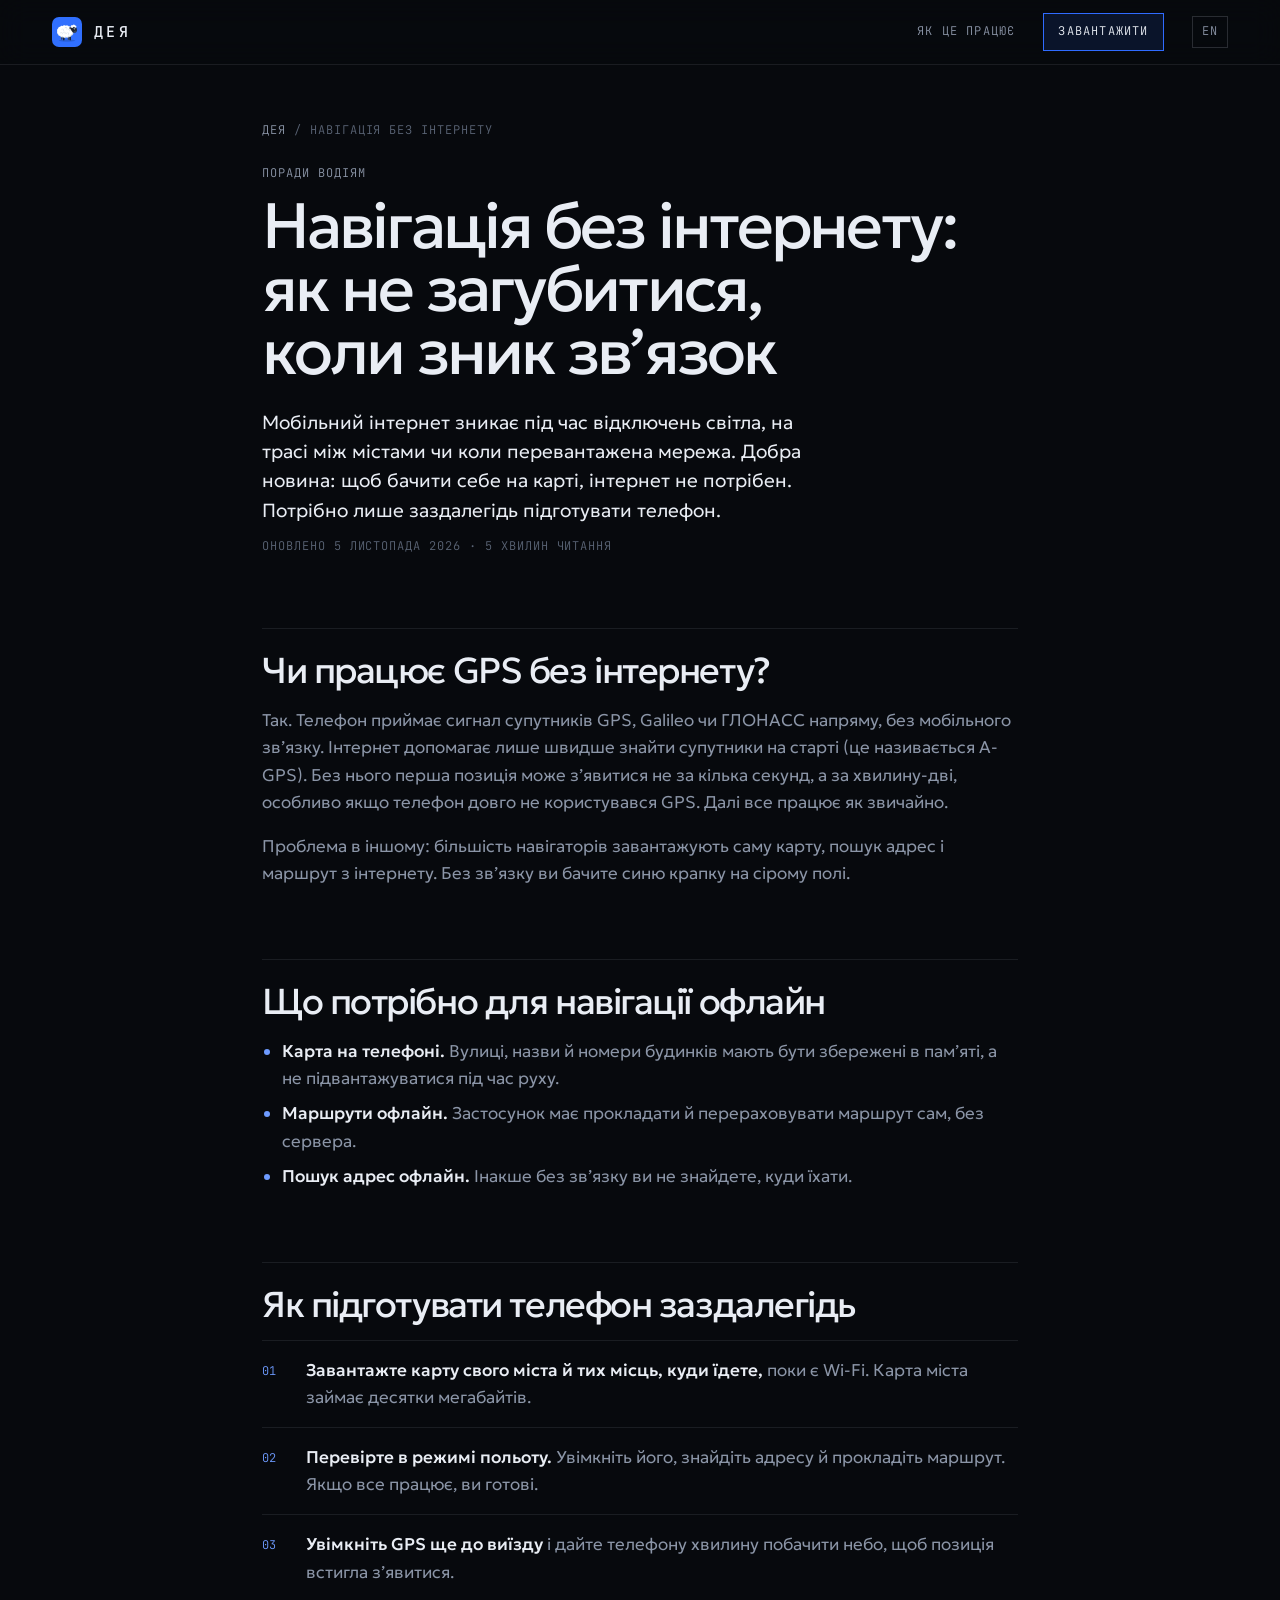
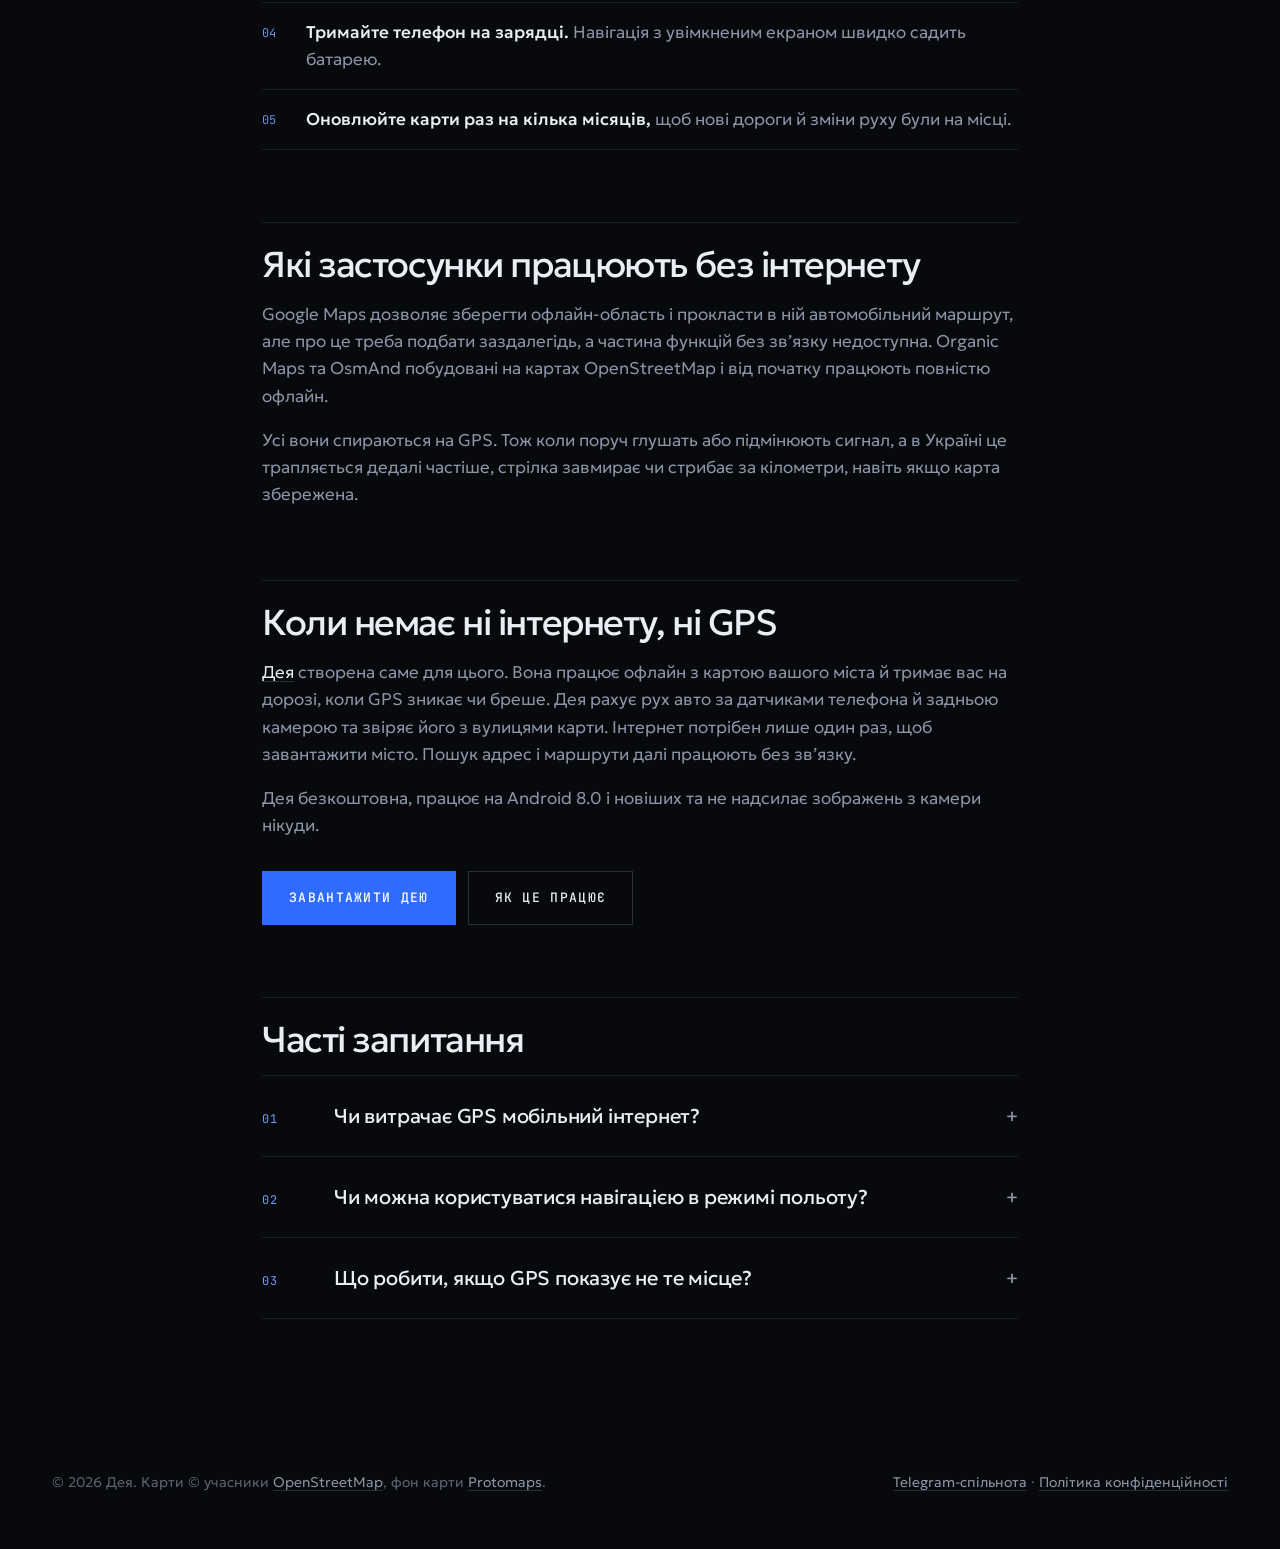
<file: navihatsiia-bez-internetu/index.html>
<!doctype html>
<html lang="uk">
<head>
<meta charset="utf-8">
<meta name="viewport" content="width=device-width, initial-scale=1">
<!-- Google Analytics 4. -->
<script>
  window.GA_ID = 'G-M6MLVTG909';
  window.dataLayer = window.dataLayer || [];
  function gtag() { dataLayer.push(arguments); }
  if (!/X{4}/.test(GA_ID)) {
    var ga = document.createElement('script');
    ga.async = true;
    ga.src = 'https://www.googletagmanager.com/gtag/js?id=' + GA_ID;
    document.head.appendChild(ga);
    gtag('js', new Date());
    gtag('config', GA_ID);
  }
</script>

<title>Навігація без інтернету: офлайн-навігатор для Android | Дея</title>
<meta name="description" content="Чи працює GPS без інтернету, як підготувати телефон до офлайн-навігації і що робити, коли немає ні зв’язку, ні GPS. Поради для водіїв в Україні.">
<link rel="canonical" href="https://getdeya.space/navihatsiia-bez-internetu/">
<link rel="alternate" hreflang="uk" href="https://getdeya.space/navihatsiia-bez-internetu/">
<link rel="alternate" hreflang="en" href="https://getdeya.space/en/navigation-without-internet/">
<link rel="alternate" hreflang="x-default" href="https://getdeya.space/navihatsiia-bez-internetu/">
<meta property="og:type" content="article">
<meta property="og:site_name" content="Дея">
<meta property="og:locale" content="uk_UA">
<meta property="og:url" content="https://getdeya.space/navihatsiia-bez-internetu/">
<meta property="og:title" content="Навігація без інтернету: як не загубитися, коли зник зв’язок">
<meta property="og:description" content="Чи працює GPS без інтернету, як підготувати телефон до офлайн-навігації і що робити, коли немає ні зв’язку, ні GPS. Поради для водіїв в Україні.">
<meta property="og:image" content="https://getdeya.space/img/icon.png">
<meta name="twitter:card" content="summary">
<script type="application/ld+json">
{
 "@context": "https://schema.org",
 "@graph": [
  {
   "@type": "Article",
   "headline": "Навігація без інтернету: як не загубитися, коли зник зв’язок",
   "description": "Чи працює GPS без інтернету, як підготувати телефон до офлайн-навігації і що робити, коли немає ні зв’язку, ні GPS. Поради для водіїв в Україні.",
   "inLanguage": "uk",
   "datePublished": "2026-11-05",
   "dateModified": "2026-11-05",
   "mainEntityOfPage": "https://getdeya.space/navihatsiia-bez-internetu/",
   "image": "https://getdeya.space/img/icon.png",
   "author": {
    "@type": "Organization",
    "name": "Дея",
    "url": "https://getdeya.space/"
   },
   "publisher": {
    "@type": "Organization",
    "name": "Дея",
    "url": "https://getdeya.space/",
    "logo": {
     "@type": "ImageObject",
     "url": "https://getdeya.space/img/icon.png"
    }
   }
  },
  {
   "@type": "BreadcrumbList",
   "itemListElement": [
    {
     "@type": "ListItem",
     "position": 1,
     "name": "Дея",
     "item": "https://getdeya.space/"
    },
    {
     "@type": "ListItem",
     "position": 2,
     "name": "Навігація без інтернету",
     "item": "https://getdeya.space/navihatsiia-bez-internetu/"
    }
   ]
  },
  {
   "@type": "FAQPage",
   "mainEntity": [
    {
     "@type": "Question",
     "name": "Чи витрачає GPS мобільний інтернет?",
     "acceptedAnswer": {
      "@type": "Answer",
      "text": "Ні. Сигнал супутників безкоштовний і приймається напряму. Трафік витрачає лише застосунок, якщо він завантажує карти чи маршрути з інтернету."
     }
    },
    {
     "@type": "Question",
     "name": "Чи можна користуватися навігацією в режимі польоту?",
     "acceptedAnswer": {
      "@type": "Answer",
      "text": "На більшості Android-телефонів GPS працює і в режимі польоту. Якщо його вимикає режим польоту, увімкніть геолокацію вручну після нього."
     }
    },
    {
     "@type": "Question",
     "name": "Що робити, якщо GPS показує не те місце?",
     "acceptedAnswer": {
      "@type": "Answer",
      "text": "Найімовірніше, сигнал глушать або підмінюють. Звичайні навігатори тут безсилі, бо повністю довіряють GPS. Дея помічає підміну й веде вас далі за датчиками, камерою й картою."
     }
    }
   ]
  }
 ]
}
</script>
<meta name="theme-color" content="#07090D">
<meta name="color-scheme" content="dark">
<link rel="preconnect" href="https://fonts.googleapis.com">
<link rel="preconnect" href="https://fonts.gstatic.com" crossorigin>
<link href="https://fonts.googleapis.com/css2?family=Geologica:wght@300;400;500;600&family=JetBrains+Mono:wght@400;500&display=swap" rel="stylesheet">
<link rel="icon" href="../img/icon-32.png" sizes="32x32">
<link rel="apple-touch-icon" href="../img/icon-180.png">
<link rel="stylesheet" href="../assets/site.css">
<style>
  .post { max-width: 820px; padding-top: 56px; padding-bottom: 112px; }
  .eyebrow { font-family: var(--mono); font-size: 12px; letter-spacing: .08em; text-transform: uppercase; color: var(--blue-hi); margin: 0 0 8px; }
  .post h1 { font-size: clamp(36px, 5vw, 64px); margin: 12px 0 24px; }
  .post h2 { font-size: clamp(26px, 3vw, 36px); margin: 72px 0 16px; padding-top: 24px; border-top: 1px solid var(--line); }
  .post h3 { font-weight: 400; font-size: 21px; margin: 32px 0 10px; }
  .post p, .post li { color: var(--muted); }
  .post p b, .post li b, .post strong { color: var(--text); }
  .post .lead { color: var(--text); margin-bottom: 12px; }
  .post .meta { font-family: var(--mono); font-size: 12px; letter-spacing: .08em; text-transform: uppercase; color: var(--dim); margin: 0 0 8px; }
  .crumbs { font-family: var(--mono); font-size: 12px; letter-spacing: .08em; text-transform: uppercase; color: var(--dim); margin-bottom: 24px; }
  .crumbs a { color: var(--muted); text-decoration: none; }
  .checks { padding-left: 20px; }
  .checks li { margin: 8px 0; }
  .checks li::marker { color: var(--blue-hi); }
  .install { list-style: none; padding: 0; margin: 16px 0 0; border-top: 1px solid var(--line); counter-reset: i; }
  .install li { position: relative; padding: 16px 0 16px 44px; border-bottom: 1px solid var(--line); }
  .install li::before { counter-increment: i; content: counter(i, decimal-leading-zero); font-family: var(--mono); font-size: 12px; color: var(--blue-hi); position: absolute; left: 0; top: 21px; }
  .post .cta { margin-top: 32px; }
  .post .faq { margin-top: 8px; }
  .btn-ghost { border-color: var(--line-2); color: var(--text); }
  .btn-ghost:hover { border-color: var(--text); }
  .post details p { margin-left: 72px; }
  @media (max-width: 640px) { .post details p { margin-left: 48px; } }
</style>
</head>
<body>
<header>
  <div class="wrap">
    <a class="brand" href="../"><img src="../img/icon.png" alt="" width="34" height="34">Дея</a>
    <nav>
      <a class="opt" href="../#how">Як це працює</a>
      <a class="nav-cta" href="../#install">Завантажити</a>
      <a class="lang" href="../en/navigation-without-internet/" hreflang="en" lang="en" title="English version">EN</a>
    </nav>
  </div>
</header>

<main>
<article class="wrap post">
  <nav class="crumbs" aria-label="Навігація сайтом"><a href="../">Дея</a> / <span>Навігація без інтернету</span></nav>
  <p class="eyebrow">Поради водіям</p>
  <h1>Навігація без інтернету: як не загубитися, коли зник зв’язок</h1>
  <p class="lead">Мобільний інтернет зникає під час відключень світла, на трасі між містами чи коли перевантажена мережа. Добра новина: щоб бачити себе на карті, інтернет не потрібен. Потрібно лише заздалегідь підготувати телефон.</p>
  <p class="meta">Оновлено 5 листопада 2026 · 5 хвилин читання</p>

  <h2>Чи працює GPS без інтернету?</h2>
  <p>Так. Телефон приймає сигнал супутників GPS, Galileo чи ГЛОНАСС напряму, без мобільного зв’язку. Інтернет допомагає лише швидше знайти супутники на старті (це називається A-GPS). Без нього перша позиція може з’явитися не за кілька секунд, а за хвилину-дві, особливо якщо телефон довго не користувався GPS. Далі все працює як звичайно.</p>
  <p>Проблема в іншому: більшість навігаторів завантажують саму карту, пошук адрес і маршрут з інтернету. Без зв’язку ви бачите синю крапку на сірому полі.</p>

  <h2>Що потрібно для навігації офлайн</h2>
  <ul class="checks">
    <li><b>Карта на телефоні.</b> Вулиці, назви й номери будинків мають бути збережені в пам’яті, а не підвантажуватися під час руху.</li>
    <li><b>Маршрути офлайн.</b> Застосунок має прокладати й перераховувати маршрут сам, без сервера.</li>
    <li><b>Пошук адрес офлайн.</b> Інакше без зв’язку ви не знайдете, куди їхати.</li>
  </ul>

  <h2>Як підготувати телефон заздалегідь</h2>
  <ol class="install">
    <li><b>Завантажте карту свого міста й тих місць, куди їдете,</b> поки є Wi-Fi. Карта міста займає десятки мегабайтів.</li>
    <li><b>Перевірте в режимі польоту.</b> Увімкніть його, знайдіть адресу й прокладіть маршрут. Якщо все працює, ви готові.</li>
    <li><b>Увімкніть GPS ще до виїзду</b> і дайте телефону хвилину побачити небо, щоб позиція встигла з’явитися.</li>
    <li><b>Тримайте телефон на зарядці.</b> Навігація з увімкненим екраном швидко садить батарею.</li>
    <li><b>Оновлюйте карти раз на кілька місяців,</b> щоб нові дороги й зміни руху були на місці.</li>
  </ol>

  <h2>Які застосунки працюють без інтернету</h2>
  <p>Google Maps дозволяє зберегти офлайн-область і прокласти в ній автомобільний маршрут, але про це треба подбати заздалегідь, а частина функцій без зв’язку недоступна. Organic Maps та OsmAnd побудовані на картах OpenStreetMap і від початку працюють повністю офлайн.</p>
  <p>Усі вони спираються на GPS. Тож коли поруч глушать або підмінюють сигнал, а в Україні це трапляється дедалі частіше, стрілка завмирає чи стрибає за кілометри, навіть якщо карта збережена.</p>

  <h2>Коли немає ні інтернету, ні GPS</h2>
  <p><a href="../">Дея</a> створена саме для цього. Вона працює офлайн з картою вашого міста й тримає вас на дорозі, коли GPS зникає чи бреше. Дея рахує рух авто за датчиками телефона й задньою камерою та звіряє його з вулицями карти. Інтернет потрібен лише один раз, щоб завантажити місто. Пошук адрес і маршрути далі працюють без зв’язку.</p>
  <p>Дея безкоштовна, працює на Android 8.0 і новіших та не надсилає зображень з камери нікуди.</p>
  <div class="cta">
    <a class="btn btn-primary" href="../#install">Завантажити Дею</a>
    <a class="btn btn-ghost" href="../#how">Як це працює</a>
  </div>

  <h2>Часті запитання</h2>
  <div class="faq">
    <details>
      <summary>Чи витрачає GPS мобільний інтернет?</summary>
      <p>Ні. Сигнал супутників безкоштовний і приймається напряму. Трафік витрачає лише застосунок, якщо він завантажує карти чи маршрути з інтернету.</p>
    </details>
    <details>
      <summary>Чи можна користуватися навігацією в режимі польоту?</summary>
      <p>На більшості Android-телефонів GPS працює і в режимі польоту. Якщо його вимикає режим польоту, увімкніть геолокацію вручну після нього.</p>
    </details>
    <details>
      <summary>Що робити, якщо GPS показує не те місце?</summary>
      <p>Найімовірніше, сигнал глушать або підмінюють. Звичайні навігатори тут безсилі, бо повністю довіряють GPS. Дея помічає підміну й веде вас далі за датчиками, камерою й картою.</p>
    </details>
  </div>
</article>
</main>

<footer>
  <div class="wrap">
    <span>© 2026 Дея. Карти © учасники <a href="https://www.openstreetmap.org/copyright">OpenStreetMap</a>, фон карти <a href="https://protomaps.com">Protomaps</a>.</span>
    <span><a href="https://t.me/+3Qa5_fcYy3pjNTUy" target="_blank" rel="noopener">Telegram-спільнота</a> · <a href="https://zheniaslius.github.io/deya-privacy/">Політика конфіденційності</a></span>
  </div>
</footer>
</body>
</html>
</file>
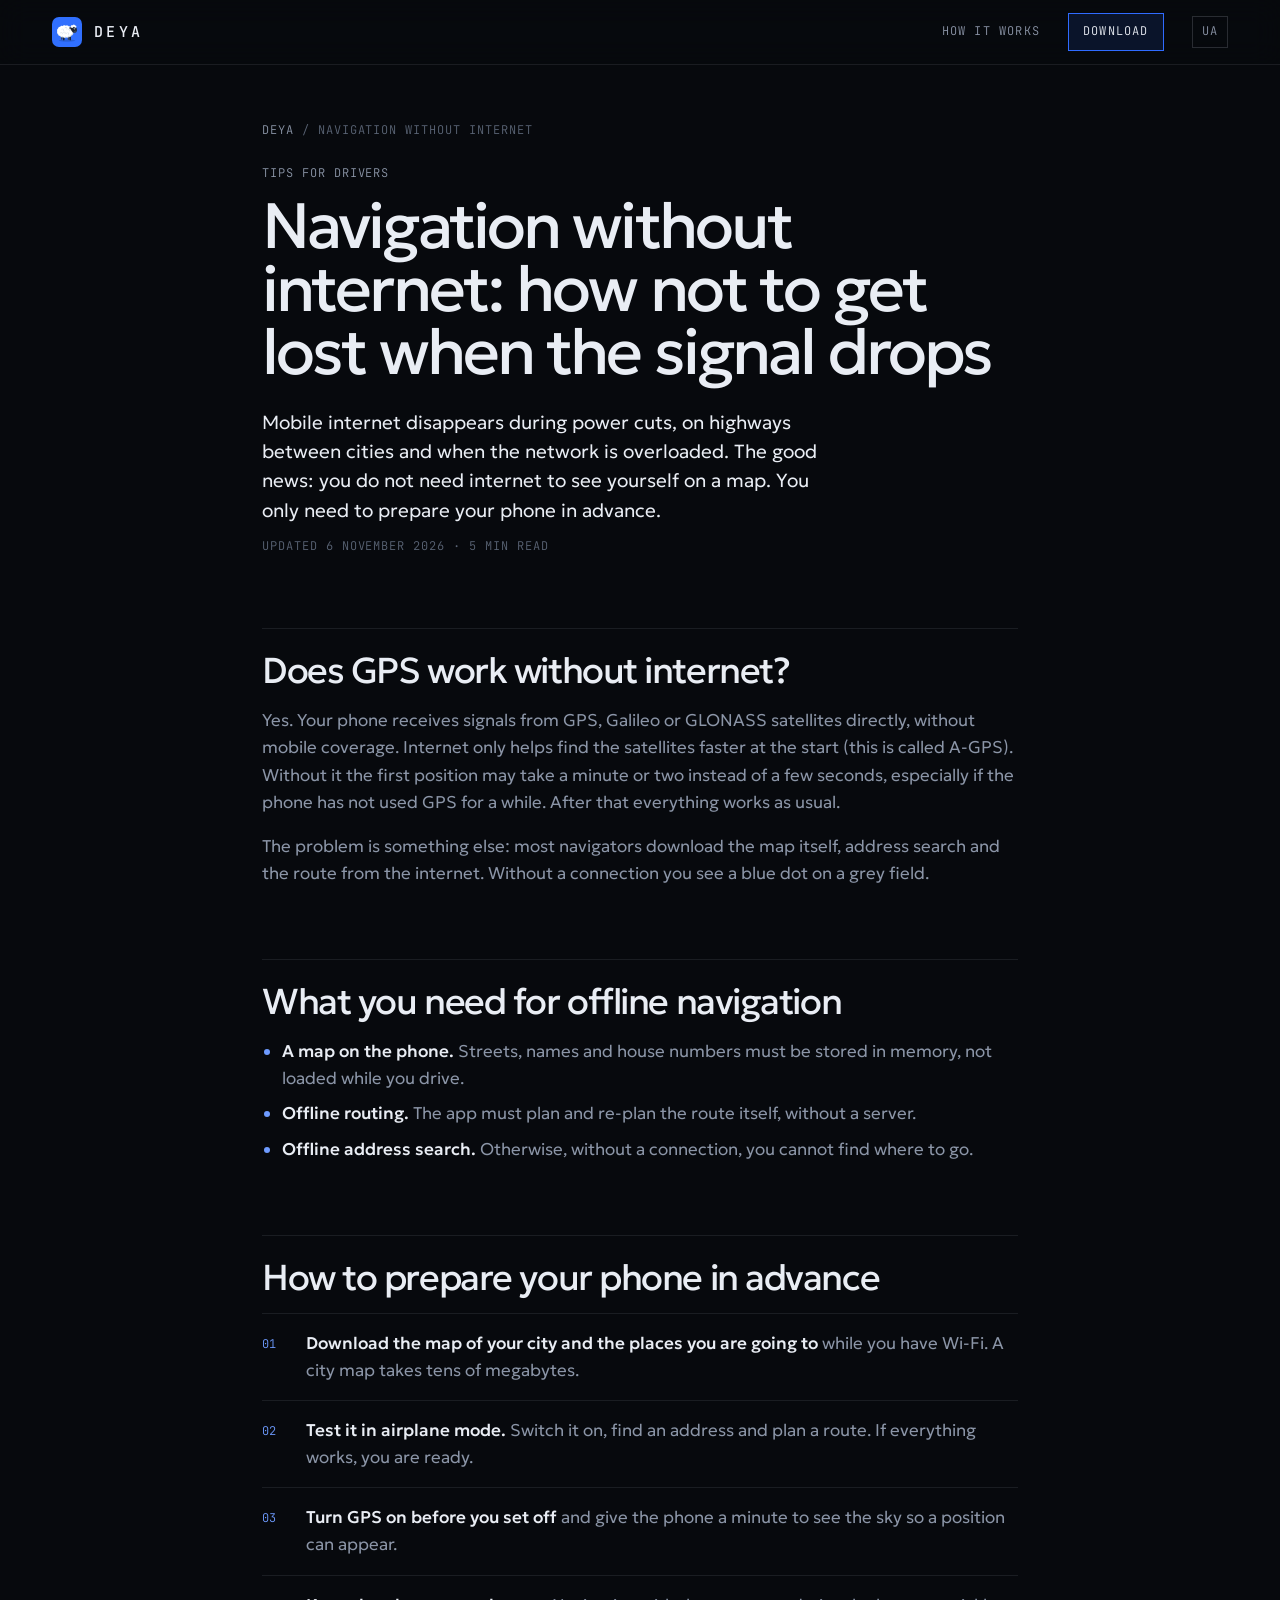
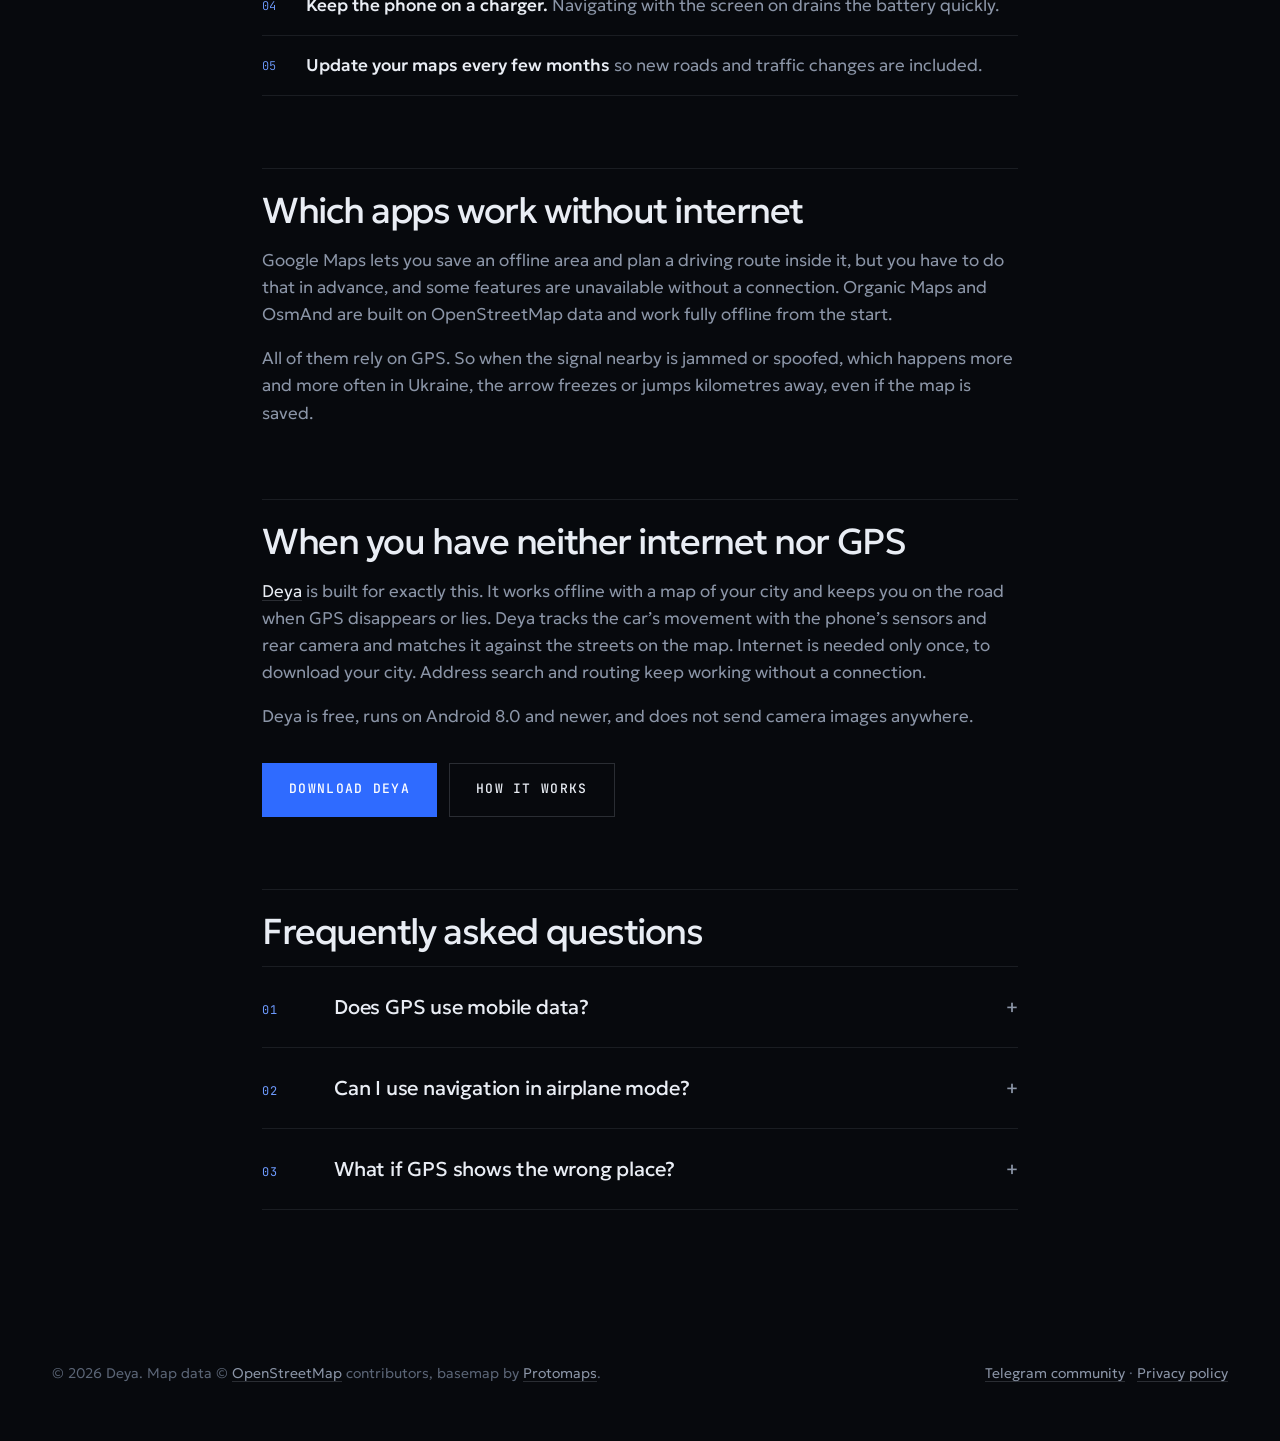
<file: en/navigation-without-internet/index.html>
<!doctype html>
<html lang="en">
<head>
<meta charset="utf-8">
<meta name="viewport" content="width=device-width, initial-scale=1">
<!-- Google Analytics 4. -->
<script>
  window.GA_ID = 'G-M6MLVTG909';
  window.dataLayer = window.dataLayer || [];
  function gtag() { dataLayer.push(arguments); }
  if (!/X{4}/.test(GA_ID)) {
    var ga = document.createElement('script');
    ga.async = true;
    ga.src = 'https://www.googletagmanager.com/gtag/js?id=' + GA_ID;
    document.head.appendChild(ga);
    gtag('js', new Date());
    gtag('config', GA_ID);
  }
</script>

<title>Navigation without internet: an offline navigator for Android | Deya</title>
<meta name="description" content="Does GPS work without internet, how to prepare your phone for offline navigation, and what to do when you have neither signal nor GPS. Tips for drivers in Ukraine.">
<link rel="canonical" href="https://getdeya.space/en/navigation-without-internet/">
<link rel="alternate" hreflang="uk" href="https://getdeya.space/navihatsiia-bez-internetu/">
<link rel="alternate" hreflang="en" href="https://getdeya.space/en/navigation-without-internet/">
<link rel="alternate" hreflang="x-default" href="https://getdeya.space/navihatsiia-bez-internetu/">
<meta property="og:type" content="article">
<meta property="og:site_name" content="Deya">
<meta property="og:locale" content="en_US">
<meta property="og:locale:alternate" content="uk_UA">
<meta property="og:url" content="https://getdeya.space/en/navigation-without-internet/">
<meta property="og:title" content="Navigation without internet: how not to get lost when the signal drops">
<meta property="og:description" content="Does GPS work without internet, how to prepare your phone for offline navigation, and what to do when you have neither signal nor GPS. Tips for drivers in Ukraine.">
<meta property="og:image" content="https://getdeya.space/img/icon.png">
<meta name="twitter:card" content="summary">
<script type="application/ld+json">
{
 "@context": "https://schema.org",
 "@graph": [
  {
   "@type": "Article",
   "headline": "Navigation without internet: how not to get lost when the signal drops",
   "description": "Does GPS work without internet, how to prepare your phone for offline navigation, and what to do when you have neither signal nor GPS. Tips for drivers in Ukraine.",
   "inLanguage": "en",
   "datePublished": "2026-11-06",
   "dateModified": "2026-11-06",
   "mainEntityOfPage": "https://getdeya.space/en/navigation-without-internet/",
   "image": "https://getdeya.space/img/icon.png",
   "author": {"@type": "Organization", "name": "Deya", "url": "https://getdeya.space/en/"},
   "publisher": {"@type": "Organization", "name": "Deya", "url": "https://getdeya.space/en/",
    "logo": {"@type": "ImageObject", "url": "https://getdeya.space/img/icon.png"}}
  },
  {
   "@type": "BreadcrumbList",
   "itemListElement": [
    {"@type": "ListItem", "position": 1, "name": "Deya", "item": "https://getdeya.space/en/"},
    {"@type": "ListItem", "position": 2, "name": "Navigation without internet", "item": "https://getdeya.space/en/navigation-without-internet/"}
   ]
  },
  {
   "@type": "FAQPage",
   "mainEntity": [
    {"@type": "Question", "name": "Does GPS use mobile data?", "acceptedAnswer": {"@type": "Answer", "text": "No. Satellite signals are free and received directly. Only the app uses data, if it downloads maps or routes from the internet."}},
    {"@type": "Question", "name": "Can I use navigation in airplane mode?", "acceptedAnswer": {"@type": "Answer", "text": "On most Android phones GPS keeps working in airplane mode. If airplane mode switches it off, turn location back on manually afterwards."}},
    {"@type": "Question", "name": "What if GPS shows the wrong place?", "acceptedAnswer": {"@type": "Answer", "text": "Most likely the signal is being jammed or spoofed. Ordinary navigators are helpless here because they trust GPS completely. Deya spots the spoofing and keeps guiding you with sensors, the camera and the map."}}
   ]
  }
 ]
}
</script>
<meta name="theme-color" content="#07090D">
<meta name="color-scheme" content="dark">
<link rel="preconnect" href="https://fonts.googleapis.com">
<link rel="preconnect" href="https://fonts.gstatic.com" crossorigin>
<link href="https://fonts.googleapis.com/css2?family=Geologica:wght@300;400;500;600&family=JetBrains+Mono:wght@400;500&display=swap" rel="stylesheet">
<link rel="icon" href="../../img/icon-32.png" sizes="32x32">
<link rel="apple-touch-icon" href="../../img/icon-180.png">
<link rel="stylesheet" href="../../assets/site.css">
<style>
  .post { max-width: 820px; padding-top: 56px; padding-bottom: 112px; }
  .eyebrow { font-family: var(--mono); font-size: 12px; letter-spacing: .08em; text-transform: uppercase; color: var(--blue-hi); margin: 0 0 8px; }
  .post h1 { font-size: clamp(36px, 5vw, 64px); margin: 12px 0 24px; }
  .post h2 { font-size: clamp(26px, 3vw, 36px); margin: 72px 0 16px; padding-top: 24px; border-top: 1px solid var(--line); }
  .post h3 { font-weight: 400; font-size: 21px; margin: 32px 0 10px; }
  .post p, .post li { color: var(--muted); }
  .post p b, .post li b, .post strong { color: var(--text); }
  .post .lead { color: var(--text); margin-bottom: 12px; }
  .post .meta { font-family: var(--mono); font-size: 12px; letter-spacing: .08em; text-transform: uppercase; color: var(--dim); margin: 0 0 8px; }
  .crumbs { font-family: var(--mono); font-size: 12px; letter-spacing: .08em; text-transform: uppercase; color: var(--dim); margin-bottom: 24px; }
  .crumbs a { color: var(--muted); text-decoration: none; }
  .checks { padding-left: 20px; }
  .checks li { margin: 8px 0; }
  .checks li::marker { color: var(--blue-hi); }
  .install { list-style: none; padding: 0; margin: 16px 0 0; border-top: 1px solid var(--line); counter-reset: i; }
  .install li { position: relative; padding: 16px 0 16px 44px; border-bottom: 1px solid var(--line); }
  .install li::before { counter-increment: i; content: counter(i, decimal-leading-zero); font-family: var(--mono); font-size: 12px; color: var(--blue-hi); position: absolute; left: 0; top: 21px; }
  .post .cta { margin-top: 32px; }
  .post .faq { margin-top: 8px; }
  .btn-ghost { border-color: var(--line-2); color: var(--text); }
  .btn-ghost:hover { border-color: var(--text); }
  .post details p { margin-left: 72px; }
  @media (max-width: 640px) { .post details p { margin-left: 48px; } }
</style>
</head>
<body>
<header>
  <div class="wrap">
    <a class="brand" href="../"><img src="../../img/icon.png" alt="" width="34" height="34">Deya</a>
    <nav>
      <a class="opt" href="../#how">How it works</a>
      <a class="nav-cta" href="../#install">Download</a>
      <a class="lang" href="../../navihatsiia-bez-internetu/" hreflang="uk" lang="uk" title="Українська версія">UA</a>
    </nav>
  </div>
</header>

<main>
<article class="wrap post">
  <nav class="crumbs" aria-label="Breadcrumb"><a href="../">Deya</a> / <span>Navigation without internet</span></nav>
  <p class="eyebrow">Tips for drivers</p>
  <h1>Navigation without internet: how not to get lost when the signal drops</h1>
  <p class="lead">Mobile internet disappears during power cuts, on highways between cities and when the network is overloaded. The good news: you do not need internet to see yourself on a map. You only need to prepare your phone in advance.</p>
  <p class="meta">Updated 6 November 2026 · 5 min read</p>

  <h2>Does GPS work without internet?</h2>
  <p>Yes. Your phone receives signals from GPS, Galileo or GLONASS satellites directly, without mobile coverage. Internet only helps find the satellites faster at the start (this is called A-GPS). Without it the first position may take a minute or two instead of a few seconds, especially if the phone has not used GPS for a while. After that everything works as usual.</p>
  <p>The problem is something else: most navigators download the map itself, address search and the route from the internet. Without a connection you see a blue dot on a grey field.</p>

  <h2>What you need for offline navigation</h2>
  <ul class="checks">
    <li><b>A map on the phone.</b> Streets, names and house numbers must be stored in memory, not loaded while you drive.</li>
    <li><b>Offline routing.</b> The app must plan and re-plan the route itself, without a server.</li>
    <li><b>Offline address search.</b> Otherwise, without a connection, you cannot find where to go.</li>
  </ul>

  <h2>How to prepare your phone in advance</h2>
  <ol class="install">
    <li><b>Download the map of your city and the places you are going to</b> while you have Wi-Fi. A city map takes tens of megabytes.</li>
    <li><b>Test it in airplane mode.</b> Switch it on, find an address and plan a route. If everything works, you are ready.</li>
    <li><b>Turn GPS on before you set off</b> and give the phone a minute to see the sky so a position can appear.</li>
    <li><b>Keep the phone on a charger.</b> Navigating with the screen on drains the battery quickly.</li>
    <li><b>Update your maps every few months</b> so new roads and traffic changes are included.</li>
  </ol>

  <h2>Which apps work without internet</h2>
  <p>Google Maps lets you save an offline area and plan a driving route inside it, but you have to do that in advance, and some features are unavailable without a connection. Organic Maps and OsmAnd are built on OpenStreetMap data and work fully offline from the start.</p>
  <p>All of them rely on GPS. So when the signal nearby is jammed or spoofed, which happens more and more often in Ukraine, the arrow freezes or jumps kilometres away, even if the map is saved.</p>

  <h2>When you have neither internet nor GPS</h2>
  <p><a href="../">Deya</a> is built for exactly this. It works offline with a map of your city and keeps you on the road when GPS disappears or lies. Deya tracks the car’s movement with the phone’s sensors and rear camera and matches it against the streets on the map. Internet is needed only once, to download your city. Address search and routing keep working without a connection.</p>
  <p>Deya is free, runs on Android 8.0 and newer, and does not send camera images anywhere.</p>
  <div class="cta">
    <a class="btn btn-primary" href="../#install">Download Deya</a>
    <a class="btn btn-ghost" href="../#how">How it works</a>
  </div>

  <h2>Frequently asked questions</h2>
  <div class="faq">
    <details>
      <summary>Does GPS use mobile data?</summary>
      <p>No. Satellite signals are free and received directly. Only the app uses data, if it downloads maps or routes from the internet.</p>
    </details>
    <details>
      <summary>Can I use navigation in airplane mode?</summary>
      <p>On most Android phones GPS keeps working in airplane mode. If airplane mode switches it off, turn location back on manually afterwards.</p>
    </details>
    <details>
      <summary>What if GPS shows the wrong place?</summary>
      <p>Most likely the signal is being jammed or spoofed. Ordinary navigators are helpless here because they trust GPS completely. Deya spots the spoofing and keeps guiding you with sensors, the camera and the map.</p>
    </details>
  </div>
</article>
</main>

<footer>
  <div class="wrap">
    <span>© 2026 Deya. Map data © <a href="https://www.openstreetmap.org/copyright">OpenStreetMap</a> contributors, basemap by <a href="https://protomaps.com">Protomaps</a>.</span>
    <span><a href="https://t.me/+3Qa5_fcYy3pjNTUy" target="_blank" rel="noopener">Telegram community</a> · <a href="https://zheniaslius.github.io/deya-privacy/">Privacy policy</a></span>
  </div>
</footer>
</body>
</html>
</file>
<file: assets/site.css>
/* Deya landing — dark technical theme. Shared by / and /en/. */
:root {
  color-scheme: dark;
  --bg: #07090D;
  --bg-2: #0B0E14;
  --panel: #0E121A;
  --line: rgba(222, 230, 245, .09);
  --line-2: rgba(222, 230, 245, .16);
  --text: #E9EDF4;
  --muted: #8B95A7;
  --dim: #5A6475;
  --blue: #2F6BFF;
  --blue-hi: #6E9BFF;
  --amber: #FFB547;
  --red: #FF5A4E;
  --green: #3DDC97;
  --mono: "JetBrains Mono", ui-monospace, SFMono-Regular, Menlo, monospace;
  --sans: "Geologica", "Onest", system-ui, -apple-system, "Segoe UI", Roboto, sans-serif;
  --wrap: 1240px;
}
* { box-sizing: border-box; }
[hidden] { display: none !important; }
html { scroll-behavior: smooth; background: var(--bg); }
body { margin: 0; background: var(--bg); color: var(--text);
       font: 300 17px/1.6 var(--sans); -webkit-font-smoothing: antialiased; text-rendering: optimizeLegibility; }
a { color: var(--text); text-decoration-color: var(--line-2); text-underline-offset: 3px; }
a:hover { text-decoration-color: var(--blue-hi); }
b, strong { font-weight: 500; }
img, video { display: block; max-width: 100%; height: auto; }
.wrap { max-width: var(--wrap); margin: 0 auto; padding: 0 32px; }
@media (max-width: 640px) { .wrap { padding: 0 16px; } }
::selection { background: var(--blue); color: #fff; }

/* mono labels */
.mono, .label { font-family: var(--mono); font-weight: 400; font-size: 12px; letter-spacing: .08em; text-transform: uppercase; }
.label { color: var(--muted); }
.label b { color: var(--text); font-weight: 500; }

/* header */
header { position: sticky; top: 0; z-index: 20; background: rgba(7, 9, 13, .78);
         backdrop-filter: blur(14px) saturate(1.2); -webkit-backdrop-filter: blur(14px) saturate(1.2);
         border-bottom: 1px solid var(--line); }
header .wrap { display: flex; align-items: center; justify-content: space-between; height: 64px; gap: 16px; }
.brand { display: flex; align-items: center; gap: 12px; text-decoration: none; color: var(--text);
         font-family: var(--mono); font-weight: 500; font-size: 15px; letter-spacing: .22em; text-transform: uppercase; }
.brand img { width: 30px; height: 30px; border-radius: 7px; }
header nav { display: flex; align-items: center; gap: 28px; }
header nav a { font-family: var(--mono); font-size: 12px; letter-spacing: .1em; text-transform: uppercase;
               color: var(--muted); text-decoration: none; transition: color .15s; }
header nav a:hover { color: var(--text); }
header nav .lang { border: 1px solid var(--line-2); padding: 5px 9px; }
header nav .nav-cta { color: var(--text); border: 1px solid var(--blue); padding: 8px 14px; background: rgba(47, 107, 255, .12); }
header nav .nav-cta:hover { background: var(--blue); }
@media (max-width: 760px) { header nav .opt { display: none; } header nav { gap: 14px; } }

/* buttons */
.btn { display: inline-flex; align-items: center; justify-content: center; gap: 12px; height: 54px; padding: 0 26px;
       font-family: var(--mono); font-size: 13px; font-weight: 500; letter-spacing: .1em; text-transform: uppercase;
       text-decoration: none; border: 1px solid transparent; cursor: pointer; transition: background .15s, border-color .15s, color .15s; }
.btn svg { width: 18px; height: 18px; flex: none; }
.btn-primary { background: var(--blue); color: #fff; }
.btn-primary:hover { background: #4A80FF; }
.btn-line { border-color: var(--line-2); color: var(--text); }
.btn-line:hover { border-color: var(--text); }
.btn .arrow { transition: transform .15s; }
.btn:hover .arrow { transform: translateX(3px); }
.cta { display: flex; flex-wrap: wrap; gap: 12px; align-items: center; }

/* status dot */
.dot { display: inline-block; width: 8px; height: 8px; border-radius: 50%; background: var(--amber); flex: none;
       box-shadow: 0 0 0 3px rgba(255, 181, 71, .15), 0 0 12px rgba(255, 181, 71, .5); }
.dot.green { background: var(--green); box-shadow: 0 0 0 3px rgba(61, 220, 151, .14), 0 0 12px rgba(61, 220, 151, .45); }
.dot.red { background: var(--red); box-shadow: 0 0 0 3px rgba(255, 90, 78, .15), 0 0 12px rgba(255, 90, 78, .5); }
.blink { animation: blink 1.6s steps(1) infinite; }
@keyframes blink { 50% { opacity: .25; } }

/* hero */
.hero { position: relative; overflow: hidden; border-bottom: 1px solid var(--line); }
.hero::before { content: ""; position: absolute; inset: 0; pointer-events: none;
  background-image: linear-gradient(var(--line) 1px, transparent 1px), linear-gradient(90deg, var(--line) 1px, transparent 1px);
  background-size: 80px 80px; background-position: -1px -1px;
  mask-image: radial-gradient(ellipse 80% 70% at 70% 40%, #000 30%, transparent 75%);
  -webkit-mask-image: radial-gradient(ellipse 80% 70% at 70% 40%, #000 30%, transparent 75%); opacity: .7; }
.hero::after { content: ""; position: absolute; inset: auto 0 0 0; height: 40%; pointer-events: none;
  background: radial-gradient(60% 100% at 70% 100%, rgba(47, 107, 255, .14), transparent 70%); }
.hero .wrap { position: relative; z-index: 1; display: grid; grid-template-columns: minmax(0, 1.1fr) minmax(0, .9fr);
              gap: 64px; align-items: center; padding-top: 56px; padding-bottom: 56px; min-height: min(calc(100vh - 64px - 104px), 780px); }
.status { display: inline-flex; align-items: center; gap: 12px; padding: 8px 14px; border: 1px solid var(--line-2);
          background: rgba(14, 18, 26, .7); color: var(--text); }
.status .sep { color: var(--dim); }
h1 { font-family: var(--sans); font-weight: 400; font-size: clamp(42px, 6vw, 84px); line-height: .98;
     letter-spacing: -.045em; margin: 28px 0 24px; text-wrap: balance; }
h1 .hl { color: var(--muted); }
.lead { font-size: 19px; line-height: 1.55; color: var(--muted); max-width: 30em; margin: 0 0 40px; }
.lead b { color: var(--text); font-weight: 400; }
.meta { margin-top: 20px; color: var(--dim); }
.meta span + span::before { content: "/"; margin: 0 10px; color: var(--line-2); }

/* viewfinder */
.scope { position: relative; width: 100%; max-width: 460px; justify-self: end; aspect-ratio: 4 / 5; }
.scope video, .scope img { position: absolute; inset: 0; width: 100%; height: 100%; object-fit: cover; }
.scope .frame { position: absolute; inset: 0; border: 1px solid var(--line); pointer-events: none; }
.scope .c { position: absolute; width: 22px; height: 22px; border: 0 solid var(--text); pointer-events: none; }
.scope .c.tl { top: -1px; left: -1px; border-top-width: 2px; border-left-width: 2px; }
.scope .c.tr { top: -1px; right: -1px; border-top-width: 2px; border-right-width: 2px; }
.scope .c.bl { bottom: -1px; left: -1px; border-bottom-width: 2px; border-left-width: 2px; }
.scope .c.br { bottom: -1px; right: -1px; border-bottom-width: 2px; border-right-width: 2px; }
.scope .hud { position: absolute; left: 16px; right: 16px; display: flex; justify-content: space-between; gap: 12px;
              font-family: var(--mono); font-size: 11px; letter-spacing: .08em; text-transform: uppercase; color: rgba(233, 237, 244, .82);
              text-shadow: 0 1px 6px rgba(0, 0, 0, .8); pointer-events: none; }
.scope .hud.top { top: 14px; }
.scope .hud.bot { bottom: 14px; flex-direction: column; gap: 4px; }
.scope .hud .row { display: flex; justify-content: space-between; gap: 12px; border-top: 1px solid rgba(233, 237, 244, .14); padding-top: 4px; }
.scope .hud .k { color: rgba(233, 237, 244, .55); }
.scope .hud .warn { color: var(--amber); }
.scope .hud .ok { color: var(--green); }
.scope .shade { position: absolute; inset: 0; pointer-events: none;
  background: linear-gradient(180deg, rgba(7, 9, 13, .55), transparent 18%, transparent 68%, rgba(7, 9, 13, .85)); }

/* spec strip */
.specs { position: relative; z-index: 1; border-top: 1px solid var(--line); }
.specs .wrap { display: grid; grid-template-columns: repeat(4, 1fr); }
.spec { padding: 24px 24px 26px; border-left: 1px solid var(--line); }
.spec:first-child { border-left: 0; padding-left: 0; }
.spec .v { font-size: 30px; font-weight: 300; letter-spacing: -.03em; line-height: 1.1; }
.spec .k { margin-top: 6px; }

@media (max-width: 960px) {
  .hero .wrap { grid-template-columns: 1fr; gap: 48px; min-height: 0; padding-top: 48px; padding-bottom: 56px; }
  .scope { justify-self: stretch; max-width: none; aspect-ratio: 4 / 4.2; }
  .specs .wrap { grid-template-columns: repeat(2, 1fr); }
  .spec:nth-child(3) { border-left: 0; padding-left: 0; }
  .spec:nth-child(n+3) { border-top: 1px solid var(--line); }
}
@media (max-width: 640px) {
  h1 { margin: 24px 0 20px; }
  .lead { font-size: 17px; margin-bottom: 32px; }
  .cta .btn { width: 100%; }
  .status { font-size: 10.5px; gap: 8px; padding: 7px 10px; }
  .spec { padding: 18px 14px 20px; }
  .spec .v { font-size: 24px; }
  .meta { display: flex; flex-wrap: wrap; gap: 6px 18px; }
  .meta span + span::before { display: none; }
  .status .long { display: none; }
  .scope .hud { font-size: 10px; left: 12px; right: 12px; white-space: nowrap; }
  .scope .hud .opt { display: none; }
}

/* sections */
section { padding: 128px 0; border-bottom: 1px solid var(--line); }
.sec-head { display: grid; grid-template-columns: minmax(0, 1fr) minmax(0, 1fr); gap: 32px 64px; align-items: end; margin-bottom: 64px; }
.idx { display: flex; align-items: center; gap: 14px; grid-column: 1 / -1; color: var(--muted); }
.idx::after { content: ""; flex: 1; height: 1px; background: var(--line); }
.idx .n { color: var(--blue-hi); }
h2 { font-weight: 400; font-size: clamp(32px, 4.2vw, 58px); line-height: 1.02; letter-spacing: -.04em; margin: 0; text-wrap: balance; }
.sub { color: var(--muted); font-size: 18px; margin: 0; max-width: 34em; }
@media (max-width: 860px) {
  section { padding: 88px 0; }
  .sec-head { grid-template-columns: 1fr; margin-bottom: 44px; }
}

/* three sources */
.grid3 { display: grid; grid-template-columns: repeat(3, 1fr); border: 1px solid var(--line); }
.cell { padding: 32px 30px 36px; border-left: 1px solid var(--line); position: relative; }
.cell:first-child { border-left: 0; }
.cell .top { display: flex; justify-content: space-between; align-items: center; margin-bottom: 56px; }
.cell svg { width: 28px; height: 28px; color: var(--blue-hi); }
.cell h3 { font-weight: 400; font-size: 24px; letter-spacing: -.02em; margin: 0 0 10px; }
.cell p { margin: 0; color: var(--muted); font-size: 16px; }
.cell .opt-tag { color: var(--amber); }
@media (max-width: 860px) {
  .grid3 { grid-template-columns: 1fr; }
  .cell { border-left: 0; border-top: 1px solid var(--line); }
  .cell:first-child { border-top: 0; }
  .cell .top { margin-bottom: 28px; }
}

/* OBD adapter band under the three sources */
.obd { display: grid; grid-template-columns: 2fr 1fr; border: 1px solid var(--line); border-top: 0; }
.obd-main { padding: 32px 30px 36px; }
.obd .top { display: flex; justify-content: space-between; align-items: center; margin-bottom: 28px; }
.obd svg { width: 28px; height: 28px; color: var(--blue-hi); }
.obd h3 { font-weight: 400; font-size: 24px; letter-spacing: -.02em; margin: 0 0 10px; }
.obd-main p { margin: 0; color: var(--muted); font-size: 16px; max-width: 40em; }
.obd .opt-tag { color: var(--amber); }
.obd-spec { list-style: none; margin: 0; padding: 32px 30px; border-left: 1px solid var(--line); display: flex; flex-direction: column; gap: 14px; justify-content: center; color: var(--dim); }
.obd-spec li::before { content: "— "; color: var(--blue-hi); }
@media (max-width: 860px) {
  .obd { grid-template-columns: 1fr; }
  .obd-spec { border-left: 0; border-top: 1px solid var(--line); padding: 24px 30px 28px; }
}

/* modes table */
.modes { margin-top: 64px; }
.modes .label { margin-bottom: 16px; }
.mode { display: grid; grid-template-columns: 260px 1fr auto; gap: 24px; align-items: center; padding: 22px 0;
        border-top: 1px solid var(--line); }
.mode:last-child { border-bottom: 1px solid var(--line); }
.mode .name { display: flex; align-items: center; gap: 12px; font-family: var(--mono); font-size: 13px; letter-spacing: .08em; text-transform: uppercase; }
.mode p { margin: 0; color: var(--muted); font-size: 16px; }
.mode .src { color: var(--dim); text-align: right; }
@media (max-width: 860px) {
  .mode { grid-template-columns: 1fr; gap: 8px; }
  .mode .src { text-align: left; }
}

/* steps */
.steps { display: grid; grid-template-columns: repeat(4, 1fr); gap: 0; border: 1px solid var(--line); }
.step { padding: 28px 24px 32px; border-left: 1px solid var(--line); }
.step:first-child { border-left: 0; }
.shot { background: var(--bg-2); border: 1px solid var(--line); padding: 10px; margin-bottom: 26px; }
.shot img { width: 100%; aspect-ratio: 540 / 1200; object-fit: cover; border-radius: 14px; }
.step .label { margin-bottom: 10px; }
.step .label .n { color: var(--blue-hi); }
.step h3 { font-weight: 400; font-size: 21px; letter-spacing: -.02em; margin: 0 0 8px; }
.step p { margin: 0; color: var(--muted); font-size: 15.5px; }
@media (max-width: 1000px) {
  .steps { grid-template-columns: repeat(2, 1fr); }
  .step:nth-child(3) { border-left: 0; }
  .step:nth-child(n+3) { border-top: 1px solid var(--line); }
}
@media (max-width: 560px) {
  .step { padding: 16px 12px 22px; }
  .shot { padding: 6px; margin-bottom: 16px; }
  .shot img { border-radius: 10px; }
  .step h3 { font-size: 17px; }
  .step p { font-size: 14px; }
}

/* video */
.film { position: relative; border: 1px solid var(--line); background: #000; }
.film video { width: 100%; aspect-ratio: 16 / 9; }
.film .c { position: absolute; width: 22px; height: 22px; border: 0 solid var(--text); pointer-events: none; z-index: 1; }
.film .c.tl { top: -1px; left: -1px; border-top-width: 2px; border-left-width: 2px; }
.film .c.tr { top: -1px; right: -1px; border-top-width: 2px; border-right-width: 2px; }
.film .c.bl { bottom: -1px; left: -1px; border-bottom-width: 2px; border-left-width: 2px; }
.film .c.br { bottom: -1px; right: -1px; border-bottom-width: 2px; border-right-width: 2px; }
.film-cap { display: flex; justify-content: space-between; gap: 16px; margin-top: 14px; color: var(--dim); }

/* privacy */
.privacy { display: grid; grid-template-columns: minmax(0, 1fr) minmax(0, 1fr); gap: 64px; }
.big { font-weight: 300; font-size: clamp(40px, 5.6vw, 80px); line-height: 1; letter-spacing: -.045em; margin: 0; text-wrap: balance; }
.big .hl { color: var(--blue-hi); }
.claims { list-style: none; margin: 0; padding: 0; border-top: 1px solid var(--line); }
.claims li { display: grid; grid-template-columns: 44px 1fr; gap: 8px; padding: 20px 0; border-bottom: 1px solid var(--line); color: var(--muted); font-size: 16px; }
.claims li .n { color: var(--blue-hi); padding-top: 2px; }
.claims li b { display: block; color: var(--text); font-weight: 400; font-size: 18px; margin-bottom: 4px; }
.privacy .more { margin-top: 24px; }
@media (max-width: 860px) { .privacy { grid-template-columns: 1fr; gap: 40px; } }

/* faq */
.faq { border-top: 1px solid var(--line); counter-reset: q; }
details { border-bottom: 1px solid var(--line); }
summary { cursor: pointer; list-style: none; display: grid; grid-template-columns: 64px 1fr 24px; gap: 8px; align-items: baseline;
          padding: 24px 0; font-size: 20px; font-weight: 400; letter-spacing: -.01em; }
summary::-webkit-details-marker { display: none; }
summary::before { counter-increment: q; content: counter(q, decimal-leading-zero); font-family: var(--mono); font-size: 12px; letter-spacing: .08em; color: var(--blue-hi); }
summary::after { content: "+"; font-family: var(--mono); font-size: 20px; color: var(--muted); text-align: right; transition: transform .2s; }
details[open] summary::after { transform: rotate(45deg); }
summary:hover { color: #fff; }
details p { margin: 0 0 22px 72px; color: var(--muted); max-width: 46em; }
@media (max-width: 640px) {
  summary { grid-template-columns: 40px 1fr 20px; font-size: 17px; padding: 20px 0; }
  details p { margin-left: 48px; font-size: 16px; }
}

/* install */
.install-sec { position: relative; overflow: hidden; }
.install-sec::before { content: ""; position: absolute; inset: 0; pointer-events: none;
  background-image: linear-gradient(var(--line) 1px, transparent 1px), linear-gradient(90deg, var(--line) 1px, transparent 1px);
  background-size: 80px 80px; mask-image: radial-gradient(ellipse 60% 70% at 50% 0%, #000, transparent 70%);
  -webkit-mask-image: radial-gradient(ellipse 60% 70% at 50% 0%, #000, transparent 70%); }
.install-sec .wrap { position: relative; }
.install-grid { display: grid; grid-template-columns: minmax(0, 1fr) minmax(0, 1fr); gap: 64px; align-items: start; }
.install-card .icon { width: 72px; height: 72px; border-radius: 16px; margin-bottom: 36px; box-shadow: 0 0 0 1px var(--line-2), 0 20px 60px rgba(47, 107, 255, .35); }
.install-card .sub { margin: 20px 0 36px; }
.steps-list { list-style: none; margin: 0; padding: 0; border-top: 1px solid var(--line); counter-reset: i; }
.steps-list li { display: grid; grid-template-columns: 44px 1fr; gap: 8px; padding: 20px 0; border-bottom: 1px solid var(--line); color: var(--muted); font-size: 16px; }
.steps-list li::before { counter-increment: i; content: counter(i, decimal-leading-zero); font-family: var(--mono); font-size: 12px; letter-spacing: .08em; color: var(--blue-hi); padding-top: 3px; }
.steps-list li b { color: var(--text); font-weight: 400; }
.community { display: grid; grid-template-columns: auto 1fr auto; gap: 20px; align-items: center; margin-top: 32px; padding: 22px 24px;
             border: 1px solid var(--line-2); background: rgba(14, 18, 26, .7); }
.community .tg { width: 44px; height: 44px; display: grid; place-items: center; border: 1px solid var(--line-2); color: var(--blue-hi); }
.community .tg svg { width: 22px; height: 22px; }
.community h3 { margin: 0 0 2px; font-weight: 400; font-size: 18px; }
.community p { margin: 0; font-size: 14.5px; color: var(--muted); }
.community .btn { height: 44px; padding: 0 16px; font-size: 12px; }
@media (max-width: 860px) { .install-grid { grid-template-columns: 1fr; gap: 48px; } }
@media (max-width: 560px) { .community { grid-template-columns: auto 1fr; } .community .btn { grid-column: 1 / -1; } }

/* footer */
footer { padding: 40px 0 56px; color: var(--dim); font-size: 14px; }
footer .wrap { display: flex; flex-wrap: wrap; gap: 16px 32px; justify-content: space-between; align-items: center; }
footer a { color: var(--muted); }
footer .brand { font-size: 13px; }

/* reveal on scroll */
.js .rv { opacity: 0; transform: translateY(16px); transition: opacity .7s ease, transform .7s ease; }
.js .rv.in { opacity: 1; transform: none; }
@media (prefers-reduced-motion: reduce) {
  html { scroll-behavior: auto; }
  .js .rv { opacity: 1; transform: none; transition: none; }
  .blink { animation: none; }
}

/* article pages */
.article { padding: 72px 0 112px; }
.article .wrap { max-width: 820px; }
.article h1 { font-size: clamp(36px, 5vw, 64px); margin: 24px 0 24px; }
.article h2 { font-size: clamp(26px, 3vw, 36px); margin: 64px 0 18px; }
.article h3 { font-weight: 400; font-size: 21px; margin: 36px 0 10px; }
.article p, .article li { color: var(--muted); }
.article p b, .article li b, .article strong { color: var(--text); }
.article .crumbs { color: var(--dim); }
.article .crumbs a { color: var(--muted); text-decoration: none; }
.article table { width: 100%; border-collapse: collapse; margin: 24px 0; font-size: 15px; }
.article th, .article td { text-align: left; padding: 12px 10px; border-bottom: 1px solid var(--line); vertical-align: top; }
.article th { font-family: var(--mono); font-weight: 400; font-size: 12px; letter-spacing: .08em; text-transform: uppercase; color: var(--muted); }
.article td { color: var(--muted); }

/* hero demo: real screen recording in a phone + live readout */
.demo { position: relative; justify-self: end; width: 100%; max-width: 520px; display: grid; grid-template-columns: 250px 1fr;
        gap: 28px; align-items: center; padding: 28px; border: 1px solid var(--line); background: rgba(14, 18, 26, .55); }
.demo .c { position: absolute; width: 22px; height: 22px; border: 0 solid var(--text); pointer-events: none; }
.demo .c.tl { top: -1px; left: -1px; border-top-width: 2px; border-left-width: 2px; }
.demo .c.tr { top: -1px; right: -1px; border-top-width: 2px; border-right-width: 2px; }
.demo .c.bl { bottom: -1px; left: -1px; border-bottom-width: 2px; border-left-width: 2px; }
.demo .c.br { bottom: -1px; right: -1px; border-bottom-width: 2px; border-right-width: 2px; }
.handset { padding: 7px; border-radius: 30px; background: #000; box-shadow: 0 0 0 1px var(--line-2), 0 30px 80px rgba(47, 107, 255, .18); }
.handset video { width: 100%; aspect-ratio: 720 / 1600; object-fit: cover; border-radius: 24px; background: #EDF0F3; }
.readout > .label { margin: 0 0 14px; }
.ro { display: flex; flex-direction: column; gap: 2px; padding: 12px 0; border-top: 1px solid var(--line); }
.ro .v { font-size: 20px; font-weight: 400; letter-spacing: -.01em; transition: color .3s; }
.ro .v.ok { color: var(--green); }
.ro .v.warn { color: var(--amber); }
.readout .cap { margin: 14px 0 0; padding-top: 14px; border-top: 1px solid var(--line); color: var(--muted); font-size: 15px; line-height: 1.5; min-height: 6em; }
@media (max-width: 960px) { .demo { justify-self: stretch; max-width: none; } }
@media (max-width: 640px) {
  .demo { grid-template-columns: 46% 1fr; gap: 16px; padding: 16px; }
  .handset { padding: 5px; border-radius: 22px; }
  .handset video { border-radius: 18px; }
  .ro { padding: 8px 0; }
  .ro .v { font-size: 16px; }
  .readout .cap { font-size: 13.5px; min-height: 9em; }
}

/* Google Play badge (official artwork, hotlinked as Google's badge generator gives it). The PNG has
   clear space above and below the badge; the negative margin lines it up with the 54 px buttons. */
.gp-badge { display: inline-block; line-height: 0; margin: -10px 0; border-radius: 10px; }
.gp-badge img { height: 74px; width: auto; display: block; }
.gp-badge:focus-visible { outline: 2px solid var(--blue-hi); outline-offset: -8px; }
.apk-alt { margin: 18px 0 0; font-size: 14px; color: var(--muted); }
.apk-alt a { color: var(--text); }
.apk-alt .apk-meta { color: var(--dim); font-family: var(--mono); font-size: 12px; letter-spacing: .06em; margin-left: 6px; }
</file>
